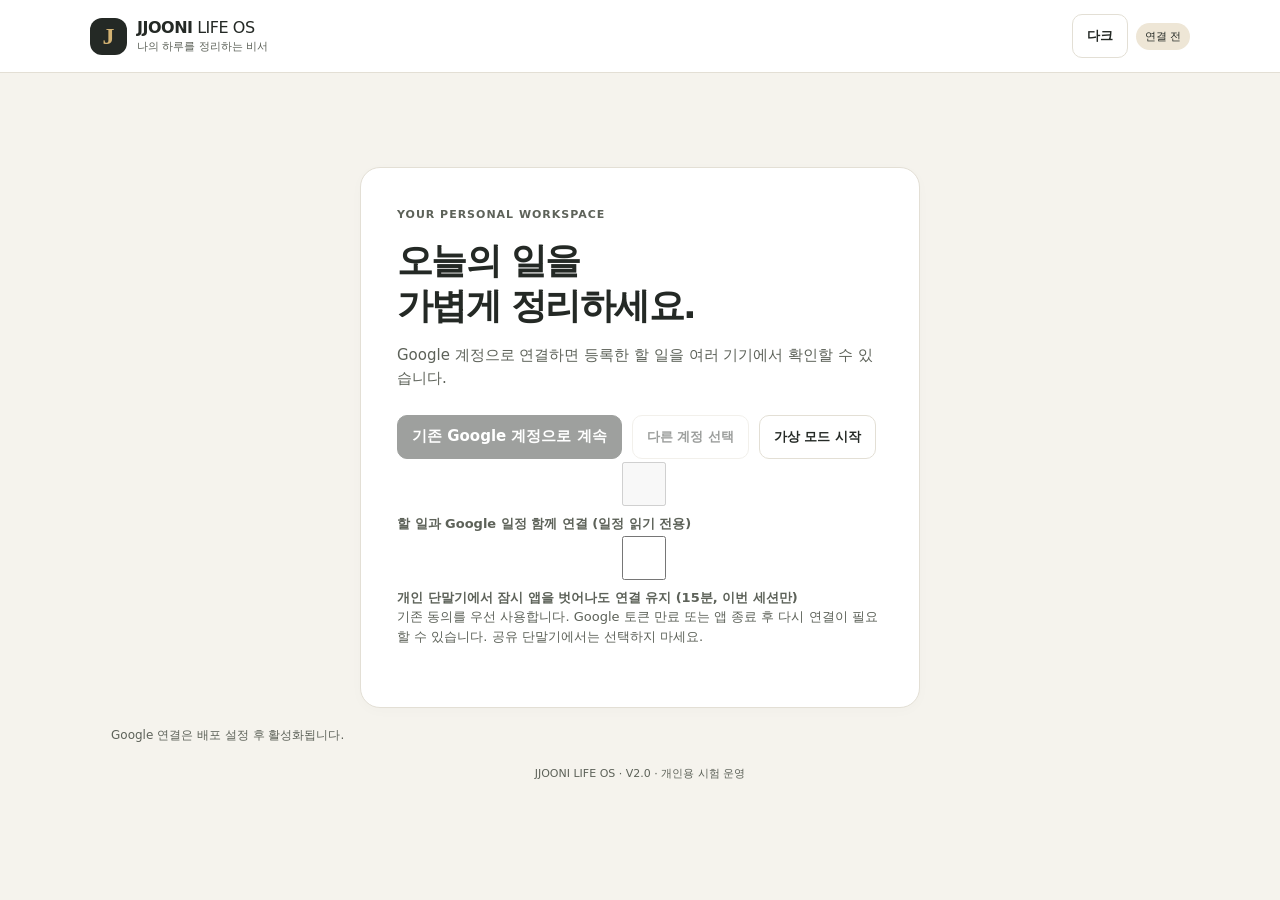
<file: pilot-v2/index.html>
<!doctype html><html lang="ko"><head><meta charset="utf-8"><meta http-equiv="Content-Security-Policy" content="default-src 'none'; script-src 'self' https://accounts.google.com/gsi/client; style-src 'self' https://accounts.google.com/gsi/style; img-src 'self'; manifest-src 'self'; worker-src 'self'; connect-src 'self' https://www.googleapis.com https://sheets.googleapis.com https://openidconnect.googleapis.com https://accounts.google.com/gsi/; frame-src https://accounts.google.com/gsi/; base-uri 'none'; form-action 'none'; object-src 'none'"><meta name="referrer" content="no-referrer"><meta name="viewport" content="width=device-width,initial-scale=1"><meta name="robots" content="noindex,nofollow"><meta name="theme-color" content="#242925"><title>JJOONI LIFE OS</title><link rel="manifest" href="./manifest.webmanifest"><link rel="stylesheet" href="./style.css"></head><body><header class="topbar"><div class="brand"><span class="brand-icon">J</span><div><strong>JJOONI<span class="brand-light"> LIFE OS</span></strong><small>나의 하루를 정리하는 비서</small></div></div><div class="header-actions"><button id="themeToggle" class="quiet" aria-label="색상 모드 전환">테마</button><span id="connectionLabel" class="connection">연결 전</span><button id="lock" class="quiet" hidden>연결 종료</button><button id="revokeGoogle" class="quiet" hidden>Google 권한 철회</button></div></header>
<main><section id="welcome" class="welcome panel"><span class="eyebrow">YOUR PERSONAL WORKSPACE</span><h1>오늘의 일을<br>가볍게 정리하세요.</h1><p>Google 계정으로 연결하면 등록한 할 일을 여러 기기에서 확인할 수 있습니다.</p><div class="welcome-actions"><button id="google" class="primary" disabled>기존 Google 계정으로 계속</button><button id="googleChoose" class="quiet" disabled>다른 계정 선택</button><button id="start" class="quiet">가상 모드 시작</button><button id="enroll" hidden disabled>최초 계정 식별값 확인</button><button id="createCore" class="primary" hidden>내 할 일 저장 시작</button></div><label class="muted"><input id="withCalendar" type="checkbox"> 할 일과 Google 일정 함께 연결 (일정 읽기 전용)</label><label class="muted"><input id="personalDevice" type="checkbox"> 개인 단말기에서 잠시 앱을 벗어나도 연결 유지 (15분, 이번 세션만)</label><p class="muted">기존 동의를 우선 사용합니다. Google 토큰 만료 또는 앱 종료 후 다시 연결이 필요할 수 있습니다. 공유 단말기에서는 선택하지 마세요.</p><div id="pinPanel" hidden><p>설정용 식별값 (비밀번호 또는 토큰 아님)</p><code id="pin"></code></div></section>
<p id="status" class="status" role="status">연결 대기</p>
<div id="dashboard" hidden><nav id="nav" class="nav" aria-label="주 메뉴"><button data-page="home" aria-current="page"><span class="nav-icon">⌂</span>홈</button><button data-page="tasks"><span class="nav-icon">☑</span>할 일</button><button data-page="jobs"><span class="nav-icon">✧</span>AI 업무</button><button data-page="calendar"><span class="nav-icon">▦</span>일정</button><button data-page="growth"><span class="nav-icon">◇</span>성장</button><button data-page="inbox"><span class="nav-icon">▤</span>제안함</button><button data-page="ask"><span class="nav-icon">✦</span>질문</button></nav>
<section id="homePage" class="home-page"><div class="section-heading"><div><span class="eyebrow" id="homeDate"></span><h1>오늘의 비서실</h1><p class="muted">THE PRIVATE OFFICE</p></div><button id="homeAdd" class="primary">＋ 할 일 추가</button></div><section class="panel daily-focus" aria-labelledby="focusTitle"><div class="section-heading"><div><span class="eyebrow">DAILY FOCUS · TOP 3</span><h2 id="focusTitle">오늘 반드시 해야 할 일</h2></div><span id="focusCount" class="muted"></span></div><p id="focusStatus" class="muted"></p><div id="focusRows"></div><div id="focusAdvice"></div></section><section class="panel ask-entry"><div><span class="eyebrow">PRIVATE REQUESTS</span><h2>쭈니에게 물어보기</h2><p id="homeRequestStatus" class="muted">요청함 연결 전</p></div><button id="homeAsk" class="primary">질문하기</button></section><div class="home-grid"><div class="home-col"><section class="morning"><span class="brief-label">✧ MORNING BRIEFING</span><h2>오늘의 실행 전략</h2><p id="briefText"></p><small>할 일 원장 기반 자동 요약 · 생성형 AI 브리핑 아님</small><div id="homeAdvice"></div><small id="homeAdviceStatus">자문함 연결 전</small><button id="homeAdviceLink" class="quiet">AI 전략 조언 보기</button></section><section class="panel home-panel"><div class="section-heading"><h2>지금 할 일</h2><button id="homeTasksLink" class="quiet">전체 보기</button></div><div id="homeTasks"></div></section></div><div class="home-col"><section class="panel home-panel"><div class="section-heading"><h2>오늘 일정</h2><button id="homeCalendar" class="quiet">일정 보기</button></div><p id="homeCalStatus" class="muted">Google Calendar · 연결 전</p><div id="homeCalRows"></div></section><section class="panel home-panel"><div class="section-heading"><h2>전일 PLAUD 업무</h2><button id="homePlaud" class="quiet">제안함</button></div><p>매일 아침 회의 후속조치와 준비할 일을 확인하세요.</p><p class="muted">ChatGPT 브리핑 확인 · 앱 자동 수신 미연결</p></section><section class="panel home-panel"><h2>PROJECT H</h2><p id="hPrompt"></p><small class="muted">오늘의 실천 질문 · 내장 프롬프트</small><button id="homeGrowth" class="quiet">성장 기록 보기</button></section></div><div class="home-col"><section class="panel home-panel"><div class="section-heading"><h2>AI 비서실</h2><button id="homeJobs" class="quiet">업무함</button></div><p id="homeJobSummary" class="muted"></p><p>쭈니 · 로이 · 짱구</p><p class="muted">실제 인수 및 결과가 확인된 경우에만 상태 갱신</p></section><section class="panel home-panel"><h2>TRI-POD 전략실</h2><p id="triAdvice" class="muted">실시간 전략 판정 미연결</p><p class="muted">수신된 전략 조언은 참고용 · 실제 전략 판정은 관제탑 원천 확인 필요</p></section><section class="panel home-panel"><h2>LIFE RPG</h2><div id="homeXp" class="xp-value"></div><progress id="homeProgress" max="100" value="0"></progress><p class="muted">완료 업무 기준 · 중복 보상 방지</p></section></div></div></section><section id="growthPage" class="panel" hidden><span class="eyebrow">LIFE RPG</span><h1>나의 성장 기록</h1><div class="growth-summary"><strong id="growthLevel"></strong><div id="growthXp" class="xp-value"></div><progress id="growthProgress" max="100" value="0"></progress><p id="growthToday"></p></div><h2>PROJECT H · 오늘의 질문</h2><p id="growthPrompt"></p><p class="muted">실제 성찰 내용은 이 시험 앱에 저장하지 않습니다. 질문을 읽고 실천할 행동을 정해 보세요.</p><button id="hMission" class="primary">오늘의 PROJECT H 실천 과제 등록</button><p id="hMissionStatus" role="status" class="muted"></p><h2>최근 7일 활동</h2><div id="growthWeek" class="week-chart"></div><h2>성취 기록</h2><div id="growthHistory"></div><p class="muted">일반 10 XP · 중요 30 XP · 긴급 30 XP. 업무별 최초 완료 1회만 인정하며 충돌·미완료 업무는 제외합니다. 건강 데이터는 연동 전입니다.</p></section><section id="tasksPage" class="panel" hidden><div class="section-heading"><div><span class="eyebrow" id="todayLabel"></span><h1>내가 해야 할 일</h1><p class="muted">오늘의 우선순위를 확인하세요.</p></div><button class="primary" id="newTask">＋ 할 일 추가</button></div><div id="summary" aria-live="polite" class="metrics"></div>
<div id="editor" class="editor" hidden><div class="editor-heading"><h3 id="editorTitle">새 할 일</h3><span class="muted">제목 · 우선순위 · 마감일</span></div><form id="form"><label>할 일<select id="title"><option>가상 일정 확인</option><option>가상 준비물 점검</option><option>가상 할 일 검토</option><option>가상 AI 제안 확인</option></select><input id="liveTitle" hidden maxlength="140" autocomplete="off" placeholder="무엇을 해야 하나요?"></label><label>우선순위<select id="priority"><option value="P1">중요</option><option value="P0">긴급</option><option value="P2">일반</option></select></label><label>기한<input type="date" id="due"></label><div class="form-actions"><button type="button" id="cancelEdit">취소</button><button type="submit" id="saveTask">등록하기</button></div></form><div class="date-quick"><span>빠른 마감일</span><button type="button" data-due="0">오늘</button><button type="button" data-due="1">내일</button><button type="button" data-due="7">일주일 뒤</button><button type="button" data-due="none">없음</button></div><p id="formFeedback" role="status" class="muted"></p></div>
<div class="list-toolbar"><div id="filters" class="filters" role="group" aria-label="할 일 필터"><button data-filter="OPEN">진행할 일</button><button data-filter="TODAY">오늘</button><button data-filter="OVERDUE">연체</button><button data-filter="WEEK">7일 내</button><button data-filter="DONE">완료</button><button data-filter="ALL">전체 이력</button></div><button id="refreshCore" class="quiet" hidden>↻ 갱신</button><button id="retryCore" hidden>저장 재확인</button></div>
<div id="tasks" class="task-list"></div></section><section id="jobsPage" class="panel" hidden><div class="section-heading"><div><span class="eyebrow">AI WORKSPACE</span><h2>AI 업무</h2></div></div><p>업무를 배정하고 전달한 결과를 확인하세요. 현재는 수동 전달 방식입니다.</p><button id="jobsConnect" hidden>AI 업무함 연결</button><button id="jobsCreate" hidden>AI 업무함 생성</button><p id="jobsStatus" role="status"></p><div id="jobsArea" hidden><form id="jobsForm"><label>담당 AI<select id="jobAgent"><option>JJOONI</option><option>ROY</option><option>JJANGGU</option></select></label><label>기한<input id="jobDue" type="date"></label><label>업무 제목<select id="demoJob"><option>가상 일정 누락 점검</option><option>가상 정보 교차검증</option></select><input id="jobTitle" maxlength="140" autocomplete="off" hidden placeholder="비민감 업무 제목"></label><button type="submit">AI 업무 등록</button></form><div id="jobsList"></div><label id="dispatchPanel" hidden>AI에게 전달할 요청<textarea id="dispatchText" readonly rows="7"></textarea></label><div class="actions"><a href="https://chatgpt.com/" target="_blank" rel="noopener noreferrer">쭈니</a><a href="https://claude.ai/" target="_blank" rel="noopener noreferrer">로이</a><a href="https://gemini.google.com/" target="_blank" rel="noopener noreferrer">짱구</a></div></div></section><section id="calendarPage" class="panel" hidden><span class="eyebrow">CALENDAR</span><h2>일정</h2><p id="calendarNote" class="muted">Google 일정은 읽기 전용으로 연결합니다. 원본 일정은 수정하지 않습니다.</p><button id="calConnect" class="primary" hidden>Google 캘린더 연결</button><button id="calDisconnect" class="quiet" hidden>일정 연결 종료</button><p id="calConnection" role="status" class="muted"></p><div id="calSources" hidden></div><div id="calendarDemo" hidden><label id="demoSourceLabel">캘린더<select id="calSource"><option value="primary" selected>기본 캘린더 (가상)</option><option value="family">가족 일정 (가상)</option><option value="all">모든 가상 캘린더</option></select></label><label>조회 기간<select id="calDays"><option value="7">7일</option><option value="14">14일</option><option value="21">21일</option></select></label><div class="actions"><button id="calLoad">일정 불러오기</button><button id="calAll">전체 선택</button><button id="calNone">선택 해제</button><button id="calImport">선택 일정 등록</button></div><p id="calStatus" role="status"></p><p class="muted">원본 제목·날짜 변경 및 확인 가능한 취소는 참고용입니다. 동일 날짜 내 시간 변경과 식별정보가 없는 취소는 감지되지 않을 수 있습니다. 시험 운영 중에는 민감한 일정은 등록하지 마세요.</p><div id="calRows"></div></div></section><section id="inboxPage" class="panel" hidden><span class="eyebrow">INBOX</span><h2>AI 제안함</h2><section class="proposal-info"><h3>AI 전략 자문 · PROJECT H · TRI-POD</h3><p class="muted">비공개 자문함에 도착한 조언만 표시합니다. 기록된 발행자와 실제 인증·검증은 구분합니다. 조언은 자동으로 할 일이 되지 않습니다.</p><div class="actions"><button id="adviceConnect" class="primary">자문함 연결 / 갱신</button><button id="adviceCreate" hidden>비공개 자문함 만들기</button></div><p id="adviceStatus" role="status" class="muted">아직 연결되지 않음</p><div id="adviceList"></div></section><section class="proposal-info"><h3>전일 PLAUD 업무 브리핑</h3><p>회의 후속조치 · 내가 할 일 · AI 지원 후보 · 회신 대기 · 의사결정</p><p class="muted">현재 실제 업무 브리핑은 ChatGPT에서 확인합니다. 이 앱에는 자동 수신되지 않습니다.</p><a href="https://chatgpt.com/" target="_blank" rel="noopener noreferrer">ChatGPT에서 브리핑 확인</a></section><p>자동 전달 검증 중입니다. 아직 실제 제안은 수신하지 않습니다.</p><button id="proposal">가상 제안 → 할 일 등록</button></section><section id="askPage" class="panel" hidden><span class="eyebrow">PRIVATE AI SECRETARY</span><h2>쭈니에게 물어보기</h2><p>부탁받은 일이나 질문을 비민감 요약으로 적어 주세요. AI 답변과 실행 후보는 검토한 뒤 등록합니다.</p><p class="muted">시험 운영: 실명, 연락처, 회사·금융·건강 정보 및 카톡 원문은 입력하지 마세요. 같은 Google 계정 사용자는 저장된 기록을 볼 수 있습니다. 취소는 처리 중단 요청이며 원문 삭제가 아닙니다. 외부 메시지나 카카오톡을 발송하지 않습니다. 공유 ChatGPT 계정의 실행 기록·알림은 완전히 숨길 수 없습니다.</p><div class="actions"><button id="requestConnect" class="primary">요청함 연결 / 갱신</button><button id="requestCreate" hidden>비공개 요청함 만들기</button></div><p id="requestStatus" role="status" class="muted">요청함 연결 전</p><div id="requestArea" hidden><form id="requestForm"><label>질문 또는 부탁<textarea id="requestText" maxlength="600" rows="4" autocomplete="off" placeholder="개인을 식별할 수 없는 내용으로 정리해 입력"></textarea><select id="requestSample" hidden><option>가상 부탁 정리: 주말 준비물과 예약 확인</option></select></label><button type="submit" class="primary">분석 요청 등록</button></form><div id="requestList"></div></div><section class="proposal-info"><h3>자동화 실행 관리</h3><p class="muted">정기 실행을 변경하지 않고 ChatGPT에서 즉시 실행할 수 있습니다. 이 웹앱에서 직접 실행을 시작하는 연결은 아직 없습니다. 공유 계정에서는 실행 알림이 표시될 수 있습니다.</p><div class="actions"><a href="https://chatgpt.com/schedules" target="_blank" rel="noopener noreferrer">ChatGPT 예약 작업 열기</a><button id="manualRunCopy" class="quiet">즉시 실행 요청문 복사</button></div><p id="manualRunStatus" role="status" class="muted"></p></section><button id="requestRetry" hidden>동일 기록 저장 재확인</button></section></div><footer>JJOONI LIFE OS · V2.0 · 개인용 시험 운영</footer></main><script type="module" src="./app.mjs"></script></body></html>
</file>
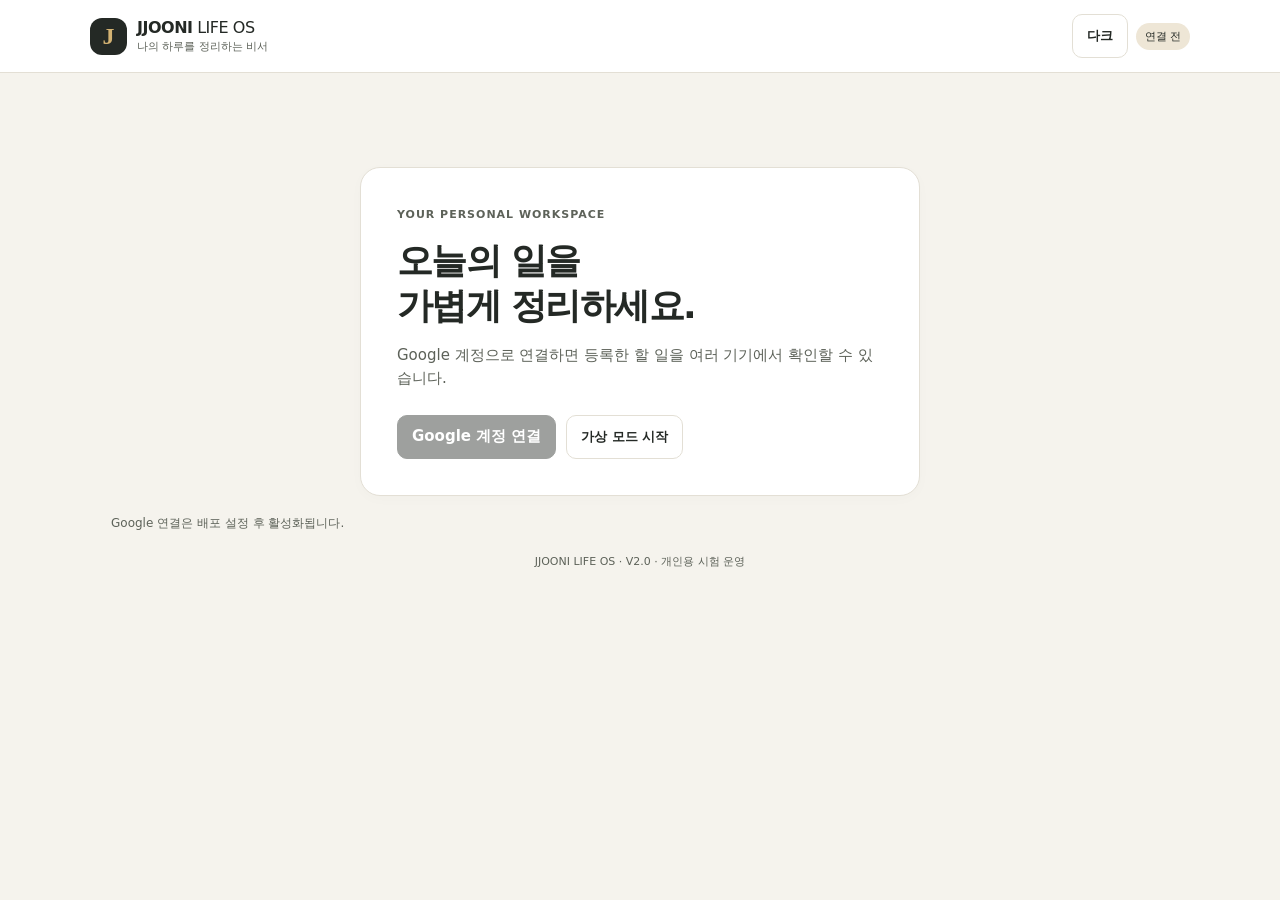
<file: preview-v2/index.html>
<!doctype html><html lang="ko"><head><meta charset="utf-8"><meta http-equiv="Content-Security-Policy" content="default-src 'none'; script-src 'self' https://accounts.google.com/gsi/client; style-src 'self' https://accounts.google.com/gsi/style; img-src 'self'; manifest-src 'self'; worker-src 'self'; connect-src 'self' https://www.googleapis.com https://sheets.googleapis.com https://openidconnect.googleapis.com https://accounts.google.com/gsi/; frame-src https://accounts.google.com/gsi/; base-uri 'none'; form-action 'none'; object-src 'none'"><meta name="referrer" content="no-referrer"><meta name="viewport" content="width=device-width,initial-scale=1"><meta name="robots" content="noindex,nofollow"><meta name="theme-color" content="#242925"><title>JJOONI LIFE OS</title><link rel="manifest" href="./manifest.webmanifest"><link rel="stylesheet" href="./style.css"></head><body><header class="topbar"><div class="brand"><span class="brand-icon">J</span><div><strong>JJOONI<span class="brand-light"> LIFE OS</span></strong><small>나의 하루를 정리하는 비서</small></div></div><div class="header-actions"><button id="themeToggle" class="quiet" aria-label="색상 모드 전환">테마</button><span id="connectionLabel" class="connection">연결 전</span><button id="lock" class="quiet" hidden>연결 종료</button><button id="revokeGoogle" class="quiet" hidden>Google 권한 철회</button></div></header>
<main><section id="welcome" class="welcome panel"><span class="eyebrow">YOUR PERSONAL WORKSPACE</span><h1>오늘의 일을<br>가볍게 정리하세요.</h1><p>Google 계정으로 연결하면 등록한 할 일을 여러 기기에서 확인할 수 있습니다.</p><div class="welcome-actions"><button id="google" class="primary" disabled>Google 계정 연결</button><button id="start" class="quiet">가상 모드 시작</button><button id="enroll" hidden disabled>최초 계정 식별값 확인</button><button id="createCore" class="primary" hidden>내 할 일 저장 시작</button></div><div id="pinPanel" hidden><p>설정용 식별값 (비밀번호 또는 토큰 아님)</p><code id="pin"></code></div></section>
<p id="status" class="status" role="status">연결 대기</p>
<div id="dashboard" hidden><nav id="nav" class="nav" aria-label="주 메뉴"><button data-page="home" aria-current="page"><span class="nav-icon">⌂</span>홈</button><button data-page="tasks"><span class="nav-icon">☑</span>할 일</button><button data-page="jobs"><span class="nav-icon">✧</span>AI 업무</button><button data-page="calendar"><span class="nav-icon">▦</span>일정</button><button data-page="growth"><span class="nav-icon">◇</span>성장</button><button data-page="inbox"><span class="nav-icon">▤</span>제안함</button><button data-page="ask"><span class="nav-icon">✦</span>질문</button></nav>
<section id="homePage" class="home-page"><div class="section-heading"><div><span class="eyebrow" id="homeDate"></span><h1>오늘의 비서실</h1><p class="muted">THE PRIVATE OFFICE</p></div><button id="homeAdd" class="primary">＋ 할 일 추가</button></div><section class="panel daily-focus" aria-labelledby="focusTitle"><div class="section-heading"><div><span class="eyebrow">DAILY FOCUS · TOP 3</span><h2 id="focusTitle">오늘 반드시 해야 할 일</h2></div><span id="focusCount" class="muted"></span></div><p id="focusStatus" class="muted"></p><div id="focusRows"></div><div id="focusAdvice"></div></section><section class="panel ask-entry"><div><span class="eyebrow">PRIVATE REQUESTS</span><h2>쭈니에게 물어보기</h2><p id="homeRequestStatus" class="muted">요청함 연결 전</p></div><button id="homeAsk" class="primary">질문하기</button></section><div class="home-grid"><div class="home-col"><section class="morning"><span class="brief-label">✧ MORNING BRIEFING</span><h2>오늘의 실행 전략</h2><p id="briefText"></p><small>할 일 원장 기반 자동 요약 · 생성형 AI 브리핑 아님</small><div id="homeAdvice"></div><small id="homeAdviceStatus">자문함 연결 전</small><button id="homeAdviceLink" class="quiet">AI 전략 조언 보기</button></section><section class="panel home-panel"><div class="section-heading"><h2>지금 할 일</h2><button id="homeTasksLink" class="quiet">전체 보기</button></div><div id="homeTasks"></div></section></div><div class="home-col"><section class="panel home-panel"><div class="section-heading"><h2>오늘 일정</h2><button id="homeCalendar" class="quiet">일정 보기</button></div><p id="homeCalStatus" class="muted">Google Calendar · 연결 전</p><div id="homeCalRows"></div></section><section class="panel home-panel"><div class="section-heading"><h2>전일 PLAUD 업무</h2><button id="homePlaud" class="quiet">제안함</button></div><p>매일 아침 회의 후속조치와 준비할 일을 확인하세요.</p><p class="muted">ChatGPT 브리핑 확인 · 앱 자동 수신 미연결</p></section><section class="panel home-panel"><h2>PROJECT H</h2><p id="hPrompt"></p><small class="muted">오늘의 실천 질문 · 내장 프롬프트</small><button id="homeGrowth" class="quiet">성장 기록 보기</button></section></div><div class="home-col"><section class="panel home-panel"><div class="section-heading"><h2>AI 비서실</h2><button id="homeJobs" class="quiet">업무함</button></div><p id="homeJobSummary" class="muted"></p><p>쭈니 · 로이 · 짱구</p><p class="muted">실제 인수 및 결과가 확인된 경우에만 상태 갱신</p></section><section class="panel home-panel"><h2>TRI-POD 전략실</h2><p id="triAdvice" class="muted">실시간 전략 판정 미연결</p><p class="muted">수신된 전략 조언은 참고용 · 실제 전략 판정은 관제탑 원천 확인 필요</p></section><section class="panel home-panel"><h2>LIFE RPG</h2><div id="homeXp" class="xp-value"></div><progress id="homeProgress" max="100" value="0"></progress><p class="muted">완료 업무 기준 · 중복 보상 방지</p></section></div></div></section><section id="growthPage" class="panel" hidden><span class="eyebrow">LIFE RPG</span><h1>나의 성장 기록</h1><div class="growth-summary"><strong id="growthLevel"></strong><div id="growthXp" class="xp-value"></div><progress id="growthProgress" max="100" value="0"></progress><p id="growthToday"></p></div><h2>PROJECT H · 오늘의 질문</h2><p id="growthPrompt"></p><p class="muted">실제 성찰 내용은 이 시험 앱에 저장하지 않습니다. 질문을 읽고 실천할 행동을 정해 보세요.</p><button id="hMission" class="primary">오늘의 PROJECT H 실천 과제 등록</button><p id="hMissionStatus" role="status" class="muted"></p><h2>최근 7일 활동</h2><div id="growthWeek" class="week-chart"></div><h2>성취 기록</h2><div id="growthHistory"></div><p class="muted">일반 10 XP · 중요 30 XP · 긴급 30 XP. 업무별 최초 완료 1회만 인정하며 충돌·미완료 업무는 제외합니다. 건강 데이터는 연동 전입니다.</p></section><section id="tasksPage" class="panel" hidden><div class="section-heading"><div><span class="eyebrow" id="todayLabel"></span><h1>내가 해야 할 일</h1><p class="muted">오늘의 우선순위를 확인하세요.</p></div><button class="primary" id="newTask">＋ 할 일 추가</button></div><div id="summary" aria-live="polite" class="metrics"></div>
<div id="editor" class="editor" hidden><div class="editor-heading"><h3 id="editorTitle">새 할 일</h3><span class="muted">제목 · 우선순위 · 마감일</span></div><form id="form"><label>할 일<select id="title"><option>가상 일정 확인</option><option>가상 준비물 점검</option><option>가상 할 일 검토</option><option>가상 AI 제안 확인</option></select><input id="liveTitle" hidden maxlength="140" autocomplete="off" placeholder="무엇을 해야 하나요?"></label><label>우선순위<select id="priority"><option value="P1">중요</option><option value="P0">긴급</option><option value="P2">일반</option></select></label><label>기한<input type="date" id="due"></label><div class="form-actions"><button type="button" id="cancelEdit">취소</button><button type="submit" id="saveTask">등록하기</button></div></form><div class="date-quick"><span>빠른 마감일</span><button type="button" data-due="0">오늘</button><button type="button" data-due="1">내일</button><button type="button" data-due="7">일주일 뒤</button><button type="button" data-due="none">없음</button></div><p id="formFeedback" role="status" class="muted"></p></div>
<div class="list-toolbar"><div id="filters" class="filters" role="group" aria-label="할 일 필터"><button data-filter="OPEN">진행할 일</button><button data-filter="TODAY">오늘</button><button data-filter="OVERDUE">연체</button><button data-filter="WEEK">7일 내</button><button data-filter="DONE">완료</button><button data-filter="ALL">전체 이력</button></div><button id="refreshCore" class="quiet" hidden>↻ 갱신</button><button id="retryCore" hidden>저장 재확인</button></div>
<div id="tasks" class="task-list"></div></section><section id="jobsPage" class="panel" hidden><div class="section-heading"><div><span class="eyebrow">AI WORKSPACE</span><h2>AI 업무</h2></div></div><p>업무를 배정하고 전달한 결과를 확인하세요. 현재는 수동 전달 방식입니다.</p><button id="jobsConnect" hidden>AI 업무함 연결</button><button id="jobsCreate" hidden>AI 업무함 생성</button><p id="jobsStatus" role="status"></p><div id="jobsArea" hidden><form id="jobsForm"><label>담당 AI<select id="jobAgent"><option>JJOONI</option><option>ROY</option><option>JJANGGU</option></select></label><label>기한<input id="jobDue" type="date"></label><label>업무 제목<select id="demoJob"><option>가상 일정 누락 점검</option><option>가상 정보 교차검증</option></select><input id="jobTitle" maxlength="140" autocomplete="off" hidden placeholder="비민감 업무 제목"></label><button type="submit">AI 업무 등록</button></form><div id="jobsList"></div><label id="dispatchPanel" hidden>AI에게 전달할 요청<textarea id="dispatchText" readonly rows="7"></textarea></label><div class="actions"><a href="https://chatgpt.com/" target="_blank" rel="noopener noreferrer">쭈니</a><a href="https://claude.ai/" target="_blank" rel="noopener noreferrer">로이</a><a href="https://gemini.google.com/" target="_blank" rel="noopener noreferrer">짱구</a></div></div></section><section id="calendarPage" class="panel" hidden><span class="eyebrow">CALENDAR</span><h2>일정</h2><p id="calendarNote" class="muted">Google 일정은 읽기 전용으로 연결합니다. 원본 일정은 수정하지 않습니다.</p><button id="calConnect" class="primary" hidden>Google 캘린더 연결</button><button id="calDisconnect" class="quiet" hidden>일정 연결 종료</button><p id="calConnection" role="status" class="muted"></p><div id="calSources" hidden></div><div id="calendarDemo" hidden><label id="demoSourceLabel">캘린더<select id="calSource"><option value="primary" selected>기본 캘린더 (가상)</option><option value="family">가족 일정 (가상)</option><option value="all">모든 가상 캘린더</option></select></label><label>조회 기간<select id="calDays"><option value="7">7일</option><option value="14">14일</option><option value="21">21일</option></select></label><div class="actions"><button id="calLoad">일정 불러오기</button><button id="calAll">전체 선택</button><button id="calNone">선택 해제</button><button id="calImport">선택 일정 등록</button></div><p id="calStatus" role="status"></p><p class="muted">원본 제목·날짜 변경 및 확인 가능한 취소는 참고용입니다. 동일 날짜 내 시간 변경과 식별정보가 없는 취소는 감지되지 않을 수 있습니다. 시험 운영 중에는 민감한 일정은 등록하지 마세요.</p><div id="calRows"></div></div></section><section id="inboxPage" class="panel" hidden><span class="eyebrow">INBOX</span><h2>AI 제안함</h2><section class="proposal-info"><h3>AI 전략 자문 · PROJECT H · TRI-POD</h3><p class="muted">비공개 자문함에 도착한 조언만 표시합니다. 기록된 발행자와 실제 인증·검증은 구분합니다. 조언은 자동으로 할 일이 되지 않습니다.</p><div class="actions"><button id="adviceConnect" class="primary">자문함 연결 / 갱신</button><button id="adviceCreate" hidden>비공개 자문함 만들기</button></div><p id="adviceStatus" role="status" class="muted">아직 연결되지 않음</p><div id="adviceList"></div></section><section class="proposal-info"><h3>전일 PLAUD 업무 브리핑</h3><p>회의 후속조치 · 내가 할 일 · AI 지원 후보 · 회신 대기 · 의사결정</p><p class="muted">현재 실제 업무 브리핑은 ChatGPT에서 확인합니다. 이 앱에는 자동 수신되지 않습니다.</p><a href="https://chatgpt.com/" target="_blank" rel="noopener noreferrer">ChatGPT에서 브리핑 확인</a></section><p>자동 전달 검증 중입니다. 아직 실제 제안은 수신하지 않습니다.</p><button id="proposal">가상 제안 → 할 일 등록</button></section><section id="askPage" class="panel" hidden><span class="eyebrow">PRIVATE AI SECRETARY</span><h2>쭈니에게 물어보기</h2><p>부탁받은 일이나 질문을 비민감 요약으로 적어 주세요. AI 답변과 실행 후보는 검토한 뒤 등록합니다.</p><p class="muted">시험 운영: 실명, 연락처, 회사·금융·건강 정보 및 카톡 원문은 입력하지 마세요. 같은 Google 계정 사용자는 저장된 기록을 볼 수 있습니다. 취소는 처리 중단 요청이며 원문 삭제가 아닙니다. 외부 메시지나 카카오톡을 발송하지 않습니다. 공유 ChatGPT 계정의 실행 기록·알림은 완전히 숨길 수 없습니다.</p><div class="actions"><button id="requestConnect" class="primary">요청함 연결 / 갱신</button><button id="requestCreate" hidden>비공개 요청함 만들기</button></div><p id="requestStatus" role="status" class="muted">요청함 연결 전</p><div id="requestArea" hidden><form id="requestForm"><label>질문 또는 부탁<textarea id="requestText" maxlength="600" rows="4" autocomplete="off" placeholder="개인을 식별할 수 없는 내용으로 정리해 입력"></textarea><select id="requestSample" hidden><option>가상 부탁 정리: 주말 준비물과 예약 확인</option></select></label><button type="submit" class="primary">분석 요청 등록</button></form><div id="requestList"></div></div><section class="proposal-info"><h3>자동화 실행 관리</h3><p class="muted">정기 실행을 변경하지 않고 ChatGPT에서 즉시 실행할 수 있습니다. 이 웹앱에서 직접 실행을 시작하는 연결은 아직 없습니다. 공유 계정에서는 실행 알림이 표시될 수 있습니다.</p><div class="actions"><a href="https://chatgpt.com/schedules" target="_blank" rel="noopener noreferrer">ChatGPT 예약 작업 열기</a><button id="manualRunCopy" class="quiet">즉시 실행 요청문 복사</button></div><p id="manualRunStatus" role="status" class="muted"></p></section><button id="requestRetry" hidden>동일 기록 저장 재확인</button></section></div><footer>JJOONI LIFE OS · V2.0 · 개인용 시험 운영</footer></main><script type="module" src="./app.mjs"></script></body></html>
</file>
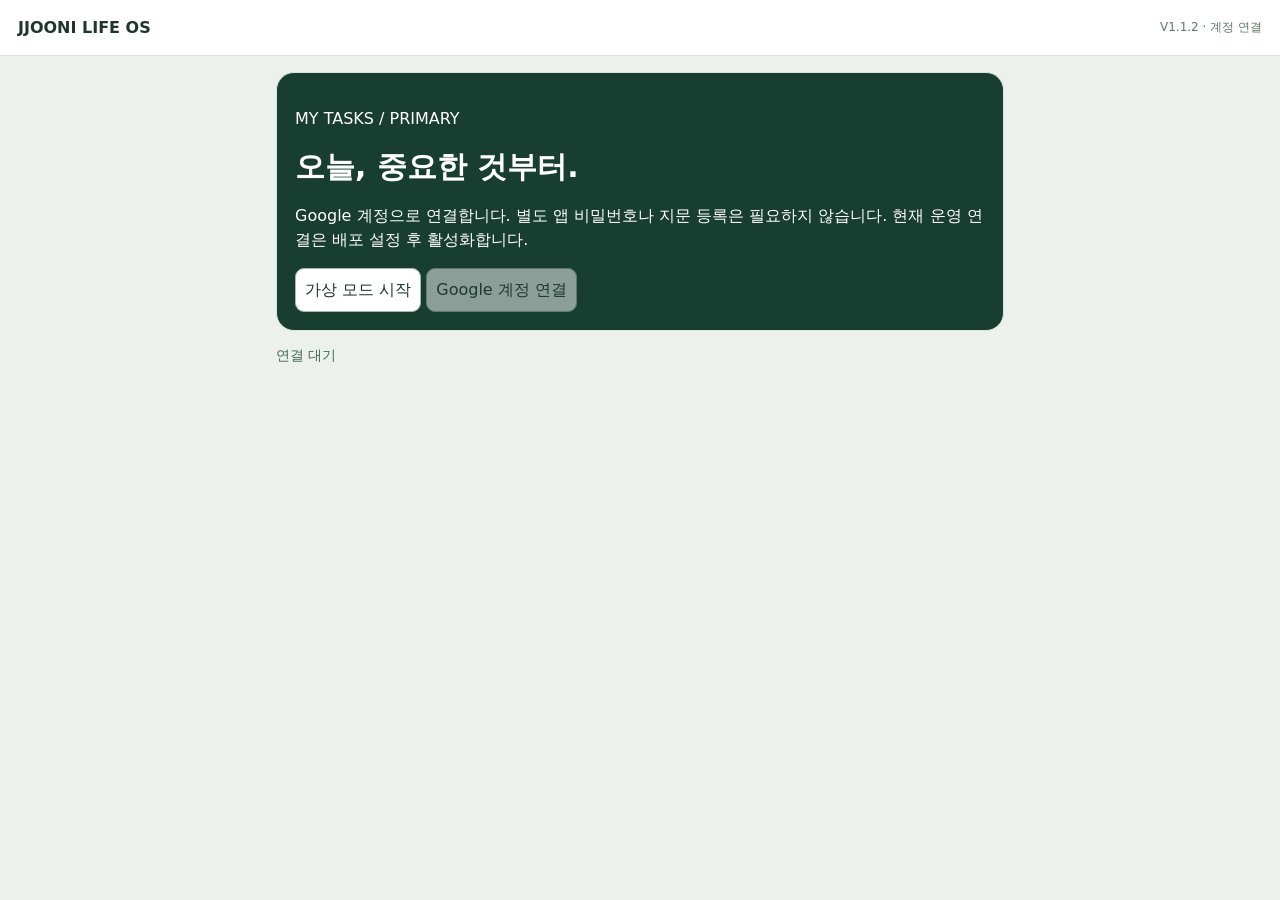
<file: web/index.html>
<!doctype html><html lang="ko"><head><meta charset="utf-8"><meta http-equiv="Content-Security-Policy" content="default-src 'none'; script-src 'self' https://accounts.google.com/gsi/client; style-src 'self' https://accounts.google.com/gsi/style; img-src 'self'; manifest-src 'self'; worker-src 'self'; connect-src 'self' https://www.googleapis.com https://sheets.googleapis.com https://openidconnect.googleapis.com https://accounts.google.com/gsi/; frame-src https://accounts.google.com/gsi/; base-uri 'none'; form-action 'none'; object-src 'none'"><meta name="referrer" content="no-referrer"><meta name="viewport" content="width=device-width,initial-scale=1"><meta name="robots" content="noindex,nofollow"><meta name="theme-color" content="#173c31"><title>JJOONI LIFE OS</title><link rel="manifest" href="./manifest.webmanifest"><link rel="stylesheet" href="./style.css"></head><body><header><strong>JJOONI LIFE OS</strong><span>V1.1.2 · 계정 연결</span></header><main><section class="hero"><p>MY TASKS / PRIMARY</p><h1>오늘, 중요한 것부터.</h1><p>Google 계정으로 연결합니다. 별도 앱 비밀번호나 지문 등록은 필요하지 않습니다. 현재 운영 연결은 배포 설정 후 활성화합니다.</p><button id="start">가상 모드 시작</button> <button id="google" disabled>Google 계정 연결</button> <button id="enroll" hidden disabled>최초 계정 식별값 확인</button> <div id="pinPanel" hidden><p>설정용 식별값 (비밀번호 또는 토큰 아님)</p><code id="pin"></code></div> <button id="createCore" hidden>새 CORE 파일 생성</button><button id="lock" hidden>연결 종료</button></section><p id="status" role="status">연결 대기</p><div id="dashboard" hidden><section><h2>내가 해야 할 일</h2><div id="summary" aria-live="polite"></div><form id="form"><label>할 일<select id="title"><option>가상 일정 확인</option><option>가상 준비물 점검</option><option>가상 할 일 검토</option><option>가상 AI 제안 확인</option></select><input id="liveTitle" hidden maxlength="140" autocomplete="off" placeholder="비민감 생활 할 일만 입력"></label><label>우선순위<select id="priority"><option value="P1">중요</option><option value="P0">긴급</option><option value="P2">일반</option></select></label><label>기한<input type="date" id="due"></label><button type="submit">저장</button><button type="button" id="cancelEdit" hidden>수정 취소</button></form><div class="actions" id="filters"><button data-filter="OPEN">할 일</button><button data-filter="TODAY">오늘</button><button data-filter="OVERDUE">연체</button><button data-filter="WEEK">7일 내</button><button data-filter="DONE">완료</button><button data-filter="ALL">전체</button><button id="refreshCore" hidden>새로고침</button><button id="retryCore" hidden>동일 변경 재확인</button></div><div id="tasks"></div></section><section><h2>AI가 해야 할 일</h2><p>실제 실행·결과 수신 증거가 있을 때만 상태를 표시합니다. 현재 실제 연동 전.</p><a href="https://chatgpt.com/" target="_blank" rel="noopener noreferrer">쭈니에게 요청하기</a></section><section><h2>AI 제안함</h2><p>자동 전달 검증 진행 중 · 실제 제안 미연동</p><button id="proposal">가상 제안 → 할 일 등록</button></section><section><h2>Google Calendar</h2><p>사용자 기본 캘린더 · 권한 승인 및 양방향 연동은 이후 단계</p></section></div></main><script type="module" src="./app.mjs"></script></body></html>
</file>
<file: pilot-v2/style.css>
:root{font-family:system-ui,-apple-system,BlinkMacSystemFont,"Noto Sans KR",sans-serif;color:#172b26;background:#f4f6f4;--brand:#173e33;--line:#e4e9e5;--muted:#65776f;--surface:#fff;font-size:15px}*{box-sizing:border-box}body{margin:0;min-width:280px}button,input,select,textarea{font:inherit}button{cursor:pointer;min-height:44px;border:1px solid var(--line);border-radius:10px;background:white;color:#29443a;padding:10px 14px;font-weight:600}button:disabled{opacity:.45;cursor:default}button:focus-visible,a:focus-visible,input:focus-visible,select:focus-visible{outline:3px solid #92b8a0;outline-offset:2px}[hidden]{display:none!important}h1,h2,h3,p{margin:0}p{line-height:1.55;overflow-wrap:anywhere}h1{font-size:clamp(22px,3vw,30px);letter-spacing:-.045em}h2{font-size:24px;letter-spacing:-.04em;margin:6px 0 14px}h3{font-size:18px;letter-spacing:-.035em}.topbar{position:sticky;top:0;z-index:4;display:flex;align-items:center;justify-content:space-between;gap:12px;padding:14px max(16px,calc((100vw - 1100px)/2));background:#fff;border-bottom:1px solid var(--line)}.brand{display:flex;align-items:center;gap:10px;min-width:0}.brand-icon{display:grid;place-items:center;width:37px;height:37px;border-radius:12px;background:var(--brand);color:white;font-size:24px;font-weight:800}.brand strong{font-size:16px;letter-spacing:-.03em}.brand-light{font-weight:500}.brand small{display:block;font-size:11px;color:var(--muted);margin-top:2px}.header-actions{display:flex;align-items:center;gap:8px}.connection{font-size:11px;white-space:nowrap;background:#edf4ee;padding:6px 9px;border-radius:20px;color:#355d47}.quiet{background:#fff;border:1px solid var(--line);font-size:13px}.primary{background:var(--brand);border-color:var(--brand);color:#fff;white-space:nowrap}main{max-width:1100px;margin:auto;padding:22px 18px 36px}.panel{background:white;border:1px solid var(--line);border-radius:20px;padding:24px;box-shadow:0 3px 14px #1c3b2b05}.welcome{max-width:560px;margin:clamp(20px,8vh,90px) auto 18px;padding:36px}.welcome h1{font-size:36px;line-height:1.25;margin:16px 0}.welcome p{color:var(--muted);margin:0 0 24px}.welcome-actions{display:flex;gap:10px;flex-wrap:wrap}.eyebrow{font-size:11px;font-weight:750;letter-spacing:.09em;color:#64806f}.status{font-size:12px;color:var(--muted);min-height:20px;margin:0 3px 12px}.nav{display:flex;gap:5px;background:#e9eeea;border-radius:14px;padding:5px;margin:0 0 16px}.nav button{flex:1;min-width:0;border:0;background:transparent;color:#52665a;white-space:nowrap;padding:8px 5px}.nav button[aria-current=page]{background:white;color:#163e30;box-shadow:0 1px 6px #132b2610}.section-heading{display:flex;align-items:center;justify-content:space-between;gap:12px;margin-bottom:20px}.section-heading h1{margin:5px 0}.muted{color:var(--muted);font-size:13px}.metrics{display:grid;grid-template-columns:repeat(4,minmax(0,1fr));gap:10px;margin-bottom:22px}.metric{display:flex;flex-direction:column;align-items:flex-start;gap:6px;background:#f6f8f6;border:1px solid #e8ede8;min-height:88px;padding:13px 15px;text-align:left}.metric span{font-size:12px;color:#65776f}.metric strong{font-size:28px;font-variant-numeric:tabular-nums;line-height:1.1;letter-spacing:-.04em}.metric.overdue{background:#fff4f1;border-color:#f6ded7;color:#a54234}.metric.overdue span{color:#a54234}.warning{grid-column:1/-1;color:#875710;font-size:13px}.editor{padding:20px;background:#f4f8f5;border:1px solid #d7e5da;border-radius:16px;margin-bottom:22px}.editor-heading{display:flex;align-items:baseline;justify-content:space-between;gap:6px;margin-bottom:15px}.editor form,form{display:grid;grid-template-columns:1fr 1fr;gap:12px}form label:first-child{grid-column:1/-1}label{font-size:12px;font-weight:650;display:grid;gap:6px;min-width:0}input,select,textarea{width:100%;min-width:0;min-height:44px;padding:10px 12px;border:1px solid #d6e0d8;border-radius:9px;background:white;color:#1e352b}input:focus,textarea:focus{border-color:#58876c}form>button{grid-column:1/-1;background:var(--brand);color:#fff}.form-actions{grid-column:1/-1;display:flex;justify-content:flex-end;gap:8px}.form-actions button:last-child{background:var(--brand);color:white;min-width:110px}.date-quick{display:flex;align-items:center;flex-wrap:wrap;gap:6px;margin-top:12px}.date-quick span{font-size:12px;color:var(--muted);margin-right:3px}.date-quick button{font-size:12px;min-height:36px;padding:6px 10px}.list-toolbar{display:flex;align-items:center;justify-content:space-between;flex-wrap:wrap;gap:8px;margin:0 0 10px}.filters{display:flex;flex-wrap:wrap;gap:5px}.filters button{border:0;font-size:13px;padding:9px 11px;min-height:40px;color:#52675a;font-weight:550}.filters button[aria-pressed=true]{background:var(--brand);color:#fff}.list-heading{font-size:12px;font-weight:700;color:#687a70;padding:10px 0;border-bottom:1px solid var(--line)}.task{display:flex;align-items:center;justify-content:space-between;gap:14px;padding:17px 0;border-bottom:1px solid var(--line);overflow-wrap:anywhere}.task:last-child{border-bottom:0}.task-body{flex:1;min-width:0}.task-title{display:block;font-size:16px;font-weight:700;line-height:1.45;margin:0 0 7px;overflow-wrap:anywhere}.task-meta{display:flex;align-items:center;gap:8px;flex-wrap:wrap}.pill{font-size:11px;font-weight:700;padding:4px 7px;border-radius:6px;background:#eef2ef;color:#54685b}.pill.urgent{background:#fff0ed;color:#b14635}.pill.important{background:#fff5dd;color:#906318}.pill.done{background:#e8f4eb;color:#34764e}.pill.archived{background:#ecefee;color:#67756d}.late{font-size:12px;color:#a54234}.task-history{font-size:11px;color:#76867e;margin-top:7px}.task-actions,.actions{display:flex;align-items:center;flex-wrap:wrap;gap:6px}.task-actions{justify-content:flex-end}.task-actions button{font-size:12px;min-height:38px;padding:8px 12px}.complete-action{border-color:#cfe3d3;background:#edf7ee;color:#245b39}.conflict{border:1px solid #ead5a8;border-radius:12px;padding:14px;margin:8px 0;flex-wrap:wrap}.empty{padding:40px 12px;text-align:center;background:#f8faf8;border-radius:12px;margin-top:14px}.empty strong{display:block;font-size:16px}.empty p{font-size:13px;color:var(--muted);margin-top:6px}#jobsPage>p,#calendarPage>p,#inboxPage>p{font-size:13px;color:var(--muted);margin-bottom:14px}#jobsPage .task{display:block}#jobsPage .task p{margin:7px 0;font-size:13px}#jobsList input{margin:8px 0}#jobsList button{margin:2px}#jobsForm label:nth-child(3){grid-column:1/-1}#jobsArea textarea{resize:vertical}#dispatchPanel{margin-top:15px}#jobsArea .actions{margin-top:10px}a{color:#285f45}.calRow{display:flex;align-items:center;gap:8px;border-top:1px solid var(--line);padding:12px 0;overflow-wrap:anywhere}.calRow input{width:22px;min-height:22px;flex:none}#calendarDemo .actions{margin:10px 0}#pin{overflow-wrap:anywhere;word-break:break-all;display:block}.backgrounded #dashboard,.backgrounded #status{visibility:hidden}footer{font-size:11px;color:#829187;text-align:center;margin-top:20px}
@media(max-width:600px){.topbar{padding:10px 12px}.brand small{display:none}.brand strong{font-size:14px}.connection{font-size:10px;padding:5px 7px}.header-actions{gap:4px}.header-actions button{font-size:11px;padding:6px;min-height:36px}main{padding:13px 10px 26px}.panel{padding:15px;border-radius:16px}.welcome{padding:23px;margin:34px auto 18px}.welcome h1{font-size:30px}.section-heading{align-items:flex-start;gap:6px;margin-bottom:14px}.section-heading .primary{font-size:13px;padding:9px 10px}.section-heading .muted{font-size:11px}.metrics{gap:5px;margin-bottom:15px}.metric{padding:10px 8px;min-height:73px}.metric strong{font-size:23px}.metric span{font-size:11px}.nav{gap:3px;margin-bottom:10px}.nav button{font-size:13px}.editor{padding:12px}.editor-heading{flex-wrap:wrap}.filters{gap:2px}.filters button{font-size:12px;padding:8px}.task{align-items:flex-start;gap:8px;flex-wrap:wrap;padding:14px 0}.task-body{flex-basis:100%}.task-actions{width:100%;justify-content:flex-end}.task-title{font-size:15px}.task-history{font-size:11px}}

.history-details{font-size:12px;color:#64786c;margin-top:8px}.history-details summary{cursor:pointer;width:max-content;max-width:100%;padding:5px 0}.history-details ol{padding-left:20px;margin:6px 0}.history-details li{padding:4px 0;overflow-wrap:anywhere}.history-details p{font-size:11px}

/* Quiet Executive — separate palette, no changes to auth or ledger. */
:root{--bg:#f5f3ed;--paper:#fff;--ink:#242925;--line:#e3dfd5;--muted:#696e64;--brand:#292e29;--gold:#81673d;--soft:#eee6d6;--onbrand:#fff;--danger:#b42318;color:var(--ink);background:var(--bg)}
:root.night{--bg:#101318;--paper:#1a1f26;--ink:#f0eee8;--line:#333840;--muted:#b2b5bc;--brand:#e0c9a0;--onbrand:#20231f;--gold:#d6bb8c;--soft:#3e3425;--danger:#ff9a91;color-scheme:dark}
body{background:var(--bg)}.topbar,.panel,.quiet,button,input,select,textarea{background:var(--paper);color:var(--ink);border-color:var(--line)}.brand-icon{background:#242925;color:#d4b373;font-family:Georgia,serif}.brand small,.eyebrow,.muted,.status,.metric span,.task-history,.list-heading,.history-details,footer{color:var(--muted)}.primary,form>button,.form-actions button:last-child,.filters button[aria-pressed=true]{background:var(--brand);color:var(--onbrand);border-color:var(--brand)}.nav{background:var(--soft)}.nav button{color:var(--muted);font-size:13px;min-height:44px}.nav button[aria-current=page]{background:var(--paper);color:var(--ink)}.nav-icon{display:block;font-size:19px;line-height:1.1}.metric,.empty,.editor{background:var(--bg);color:var(--ink);border-color:var(--line)}.metric.overdue{color:var(--danger);background:var(--paper);border-color:var(--danger)}.metric.overdue span,.late{color:var(--danger)}.filters button{color:var(--ink);min-height:44px}.task-actions button,.date-quick button,.header-actions button,.history-details summary{min-height:44px}.history-details summary{display:list-item;padding:13px 0}.home-grid{display:grid;grid-template-columns:1.2fr 1fr 1fr;gap:16px}.home-col{min-width:0;display:flex;flex-direction:column;gap:16px}.home-panel{padding:19px}.home-panel h2{font-size:17px}.home-panel p{margin:9px 0}.home-panel .section-heading{margin-bottom:6px}.home-panel .section-heading h2{margin:0}.home-panel a{color:var(--gold)}.morning{background:#292e29;color:#fffaf0;border:1px solid #42493f;border-radius:18px;padding:21px}.morning h2,.morning p{color:#fffaf0}.morning .brief-label{color:#e1c99c;font-size:11px;letter-spacing:.1em;font-weight:700}.morning h2{font-size:20px;margin:11px 0}.morning p{line-height:1.8}.morning small{display:block;color:#d5d8d0;border-top:1px solid #ffffff30;padding-top:12px;margin-top:13px;font-size:11px}.home-task{display:flex;align-items:center;justify-content:space-between;gap:8px;border-top:1px solid var(--line);padding:12px 0;overflow-wrap:anywhere}.home-task>div{min-width:0;flex:1}.home-task strong{font-size:14px}.home-task p{margin:3px 0}.home-task button{min-height:44px;flex:none}.xp-value{font-size:23px;font-weight:700;letter-spacing:-.04em;margin:12px 0}progress{width:100%;height:9px;accent-color:#b29a70}.growth-summary{background:var(--bg);padding:20px;border-radius:14px;margin:18px 0}.growth-summary strong{font-size:22px}.growth-summary p{margin-top:10px}.connection,.pill{background:var(--soft);color:var(--ink)}.pill.important{background:var(--soft);color:var(--gold)}.pill.urgent{background:var(--paper);color:var(--danger);border:1px solid var(--danger)}.warning{color:var(--gold)}.complete-action{background:var(--soft);color:var(--ink);border-color:var(--line)}.pill.done,.pill.archived{background:var(--soft);color:var(--ink)}.calRow{min-height:44px}.date-quick button{background:var(--paper);color:var(--ink)}.editor{box-shadow:0 8px 28px #0001}.backgrounded #dashboard,.backgrounded #status{visibility:hidden}.home-page>.section-heading{margin-bottom:18px}
@media(max-width:1023px){.home-grid{grid-template-columns:1fr 1fr}.home-col:last-child{grid-column:1/-1;display:grid;grid-template-columns:repeat(3,minmax(0,1fr))}}
@media(max-width:599px){main{padding-bottom:94px}.nav{position:fixed;z-index:8;bottom:0;left:0;right:0;margin:0;border-radius:0;padding:5px 3px max(6px,env(safe-area-inset-bottom));border-top:1px solid var(--line);background:var(--paper)}.nav button{font-size:11px;padding:6px 2px;min-height:53px}.nav button[aria-current=page]{background:var(--soft)}.home-grid{grid-template-columns:1fr}.home-col:last-child{grid-column:auto;display:flex}.home-col,.home-grid{gap:12px}.home-panel{padding:16px}.home-page>.section-heading{margin-bottom:13px}.brand-light{display:none}.brand small{display:none}.header-actions button{padding:6px}.header-actions{gap:3px}.brand{gap:5px}.brand-icon{width:31px;height:31px}.connection{font-size:10px}.home-task button{padding:7px 10px}.section-heading h2{font-size:16px}.editor{padding:15px}.nav-icon{font-size:19px}}
@media(prefers-reduced-motion:reduce){*{transition:none!important;animation:none!important}}

:root.night .conflict{border-color:#886b3d}.home-panel .quiet{min-height:44px}.home-panel h2{overflow-wrap:anywhere}

:root{--muted:#5d6259}:root.night{--muted:#b2b5bc}a{color:var(--gold)}.home-panel small{display:block;margin:8px 0}.home-panel .quiet{margin-top:3px}.proposal-info{border:1px solid var(--line);background:var(--bg);padding:16px;border-radius:12px;margin-bottom:16px}.proposal-info p{margin:8px 0}

:root{--gold:#735a31}.calRow span{flex:1;min-width:0}.calRow input[type=checkbox]{accent-color:var(--gold)}#calSources{margin:12px 0;border:1px solid var(--line);border-radius:12px;padding:0 12px}#homeCalRows{font-size:13px}#homeCalRows p{padding:8px 0;border-top:1px solid var(--line)}#homeGrowth{display:block;margin-top:12px}

.week-chart{display:grid;grid-template-columns:repeat(7,minmax(0,1fr));gap:5px;margin:15px 0 24px}.week-day{display:flex;flex-direction:column;gap:6px;align-items:center;min-width:0;font-size:11px}.week-day progress{height:8px;width:100%}.week-day small{color:var(--muted)}.advice-card{padding:16px 0;border-top:1px solid var(--line)}.advice-card p{margin:7px 0}.morning #homeAdviceLink{margin-top:12px;background:#fffaf0;color:#242925;border-color:#fffaf0}.morning #homeAdvice p{border-top:1px solid #ffffff25;padding-top:10px}.growth-summary+h2{margin-top:20px}#hMission{margin:12px 0}

.daily-focus{margin-bottom:18px;padding:20px;border-top:3px solid #b29a70}.daily-focus .section-heading{margin-bottom:8px}.daily-focus h2{font-size:20px;margin:4px 0}.focus-item{display:flex;align-items:center;gap:12px;padding:15px 0;border-top:1px solid var(--line)}.focus-item>div{flex:1;min-width:0;overflow-wrap:anywhere}.focus-item p{font-size:12px;margin:4px 0}.focus-rank{font-size:24px;font-weight:700;color:var(--gold);font-variant-numeric:tabular-nums}.focus-item button{flex:none}#focusRows{margin-top:12px}#focusAdvice:not(:empty){margin-top:14px;padding:12px;border:1px solid var(--line);border-radius:12px}#focusAdvice p{margin:8px 0;font-size:13px}@media(max-width:599px){.daily-focus{padding:15px}.focus-item{gap:8px}.focus-rank{font-size:20px}.focus-item button{padding:8px}}

.ask-entry{display:flex;justify-content:space-between;align-items:center;gap:12px;margin:12px 0}.ask-entry h2{margin:4px 0}.ask-entry p{margin:4px 0}.request-card{border-top:1px solid var(--line);padding:16px 0;overflow-wrap:anywhere}.request-task{background:var(--soft);border-radius:12px;padding:12px;margin:8px 0}.answer-text{white-space:pre-wrap;line-height:1.55}#requestText{width:100%;box-sizing:border-box;font:inherit;padding:12px;resize:vertical}#requestForm{margin:12px 0}#requestList{margin-top:18px}@media(max-width:600px){.nav button{font-size:10px;padding:6px 1px}.nav-icon{font-size:17px}}

#askPage .proposal-info .actions a{display:inline-flex;align-items:center;min-height:44px}#manualRunStatus{overflow-wrap:anywhere}
</file>
<file: preview-v2/style.css>
:root{font-family:system-ui,-apple-system,BlinkMacSystemFont,"Noto Sans KR",sans-serif;color:#172b26;background:#f4f6f4;--brand:#173e33;--line:#e4e9e5;--muted:#65776f;--surface:#fff;font-size:15px}*{box-sizing:border-box}body{margin:0;min-width:280px}button,input,select,textarea{font:inherit}button{cursor:pointer;min-height:44px;border:1px solid var(--line);border-radius:10px;background:white;color:#29443a;padding:10px 14px;font-weight:600}button:disabled{opacity:.45;cursor:default}button:focus-visible,a:focus-visible,input:focus-visible,select:focus-visible{outline:3px solid #92b8a0;outline-offset:2px}[hidden]{display:none!important}h1,h2,h3,p{margin:0}p{line-height:1.55;overflow-wrap:anywhere}h1{font-size:clamp(22px,3vw,30px);letter-spacing:-.045em}h2{font-size:24px;letter-spacing:-.04em;margin:6px 0 14px}h3{font-size:18px;letter-spacing:-.035em}.topbar{position:sticky;top:0;z-index:4;display:flex;align-items:center;justify-content:space-between;gap:12px;padding:14px max(16px,calc((100vw - 1100px)/2));background:#fff;border-bottom:1px solid var(--line)}.brand{display:flex;align-items:center;gap:10px;min-width:0}.brand-icon{display:grid;place-items:center;width:37px;height:37px;border-radius:12px;background:var(--brand);color:white;font-size:24px;font-weight:800}.brand strong{font-size:16px;letter-spacing:-.03em}.brand-light{font-weight:500}.brand small{display:block;font-size:11px;color:var(--muted);margin-top:2px}.header-actions{display:flex;align-items:center;gap:8px}.connection{font-size:11px;white-space:nowrap;background:#edf4ee;padding:6px 9px;border-radius:20px;color:#355d47}.quiet{background:#fff;border:1px solid var(--line);font-size:13px}.primary{background:var(--brand);border-color:var(--brand);color:#fff;white-space:nowrap}main{max-width:1100px;margin:auto;padding:22px 18px 36px}.panel{background:white;border:1px solid var(--line);border-radius:20px;padding:24px;box-shadow:0 3px 14px #1c3b2b05}.welcome{max-width:560px;margin:clamp(20px,8vh,90px) auto 18px;padding:36px}.welcome h1{font-size:36px;line-height:1.25;margin:16px 0}.welcome p{color:var(--muted);margin:0 0 24px}.welcome-actions{display:flex;gap:10px;flex-wrap:wrap}.eyebrow{font-size:11px;font-weight:750;letter-spacing:.09em;color:#64806f}.status{font-size:12px;color:var(--muted);min-height:20px;margin:0 3px 12px}.nav{display:flex;gap:5px;background:#e9eeea;border-radius:14px;padding:5px;margin:0 0 16px}.nav button{flex:1;min-width:0;border:0;background:transparent;color:#52665a;white-space:nowrap;padding:8px 5px}.nav button[aria-current=page]{background:white;color:#163e30;box-shadow:0 1px 6px #132b2610}.section-heading{display:flex;align-items:center;justify-content:space-between;gap:12px;margin-bottom:20px}.section-heading h1{margin:5px 0}.muted{color:var(--muted);font-size:13px}.metrics{display:grid;grid-template-columns:repeat(4,minmax(0,1fr));gap:10px;margin-bottom:22px}.metric{display:flex;flex-direction:column;align-items:flex-start;gap:6px;background:#f6f8f6;border:1px solid #e8ede8;min-height:88px;padding:13px 15px;text-align:left}.metric span{font-size:12px;color:#65776f}.metric strong{font-size:28px;font-variant-numeric:tabular-nums;line-height:1.1;letter-spacing:-.04em}.metric.overdue{background:#fff4f1;border-color:#f6ded7;color:#a54234}.metric.overdue span{color:#a54234}.warning{grid-column:1/-1;color:#875710;font-size:13px}.editor{padding:20px;background:#f4f8f5;border:1px solid #d7e5da;border-radius:16px;margin-bottom:22px}.editor-heading{display:flex;align-items:baseline;justify-content:space-between;gap:6px;margin-bottom:15px}.editor form,form{display:grid;grid-template-columns:1fr 1fr;gap:12px}form label:first-child{grid-column:1/-1}label{font-size:12px;font-weight:650;display:grid;gap:6px;min-width:0}input,select,textarea{width:100%;min-width:0;min-height:44px;padding:10px 12px;border:1px solid #d6e0d8;border-radius:9px;background:white;color:#1e352b}input:focus,textarea:focus{border-color:#58876c}form>button{grid-column:1/-1;background:var(--brand);color:#fff}.form-actions{grid-column:1/-1;display:flex;justify-content:flex-end;gap:8px}.form-actions button:last-child{background:var(--brand);color:white;min-width:110px}.date-quick{display:flex;align-items:center;flex-wrap:wrap;gap:6px;margin-top:12px}.date-quick span{font-size:12px;color:var(--muted);margin-right:3px}.date-quick button{font-size:12px;min-height:36px;padding:6px 10px}.list-toolbar{display:flex;align-items:center;justify-content:space-between;flex-wrap:wrap;gap:8px;margin:0 0 10px}.filters{display:flex;flex-wrap:wrap;gap:5px}.filters button{border:0;font-size:13px;padding:9px 11px;min-height:40px;color:#52675a;font-weight:550}.filters button[aria-pressed=true]{background:var(--brand);color:#fff}.list-heading{font-size:12px;font-weight:700;color:#687a70;padding:10px 0;border-bottom:1px solid var(--line)}.task{display:flex;align-items:center;justify-content:space-between;gap:14px;padding:17px 0;border-bottom:1px solid var(--line);overflow-wrap:anywhere}.task:last-child{border-bottom:0}.task-body{flex:1;min-width:0}.task-title{display:block;font-size:16px;font-weight:700;line-height:1.45;margin:0 0 7px;overflow-wrap:anywhere}.task-meta{display:flex;align-items:center;gap:8px;flex-wrap:wrap}.pill{font-size:11px;font-weight:700;padding:4px 7px;border-radius:6px;background:#eef2ef;color:#54685b}.pill.urgent{background:#fff0ed;color:#b14635}.pill.important{background:#fff5dd;color:#906318}.pill.done{background:#e8f4eb;color:#34764e}.pill.archived{background:#ecefee;color:#67756d}.late{font-size:12px;color:#a54234}.task-history{font-size:11px;color:#76867e;margin-top:7px}.task-actions,.actions{display:flex;align-items:center;flex-wrap:wrap;gap:6px}.task-actions{justify-content:flex-end}.task-actions button{font-size:12px;min-height:38px;padding:8px 12px}.complete-action{border-color:#cfe3d3;background:#edf7ee;color:#245b39}.conflict{border:1px solid #ead5a8;border-radius:12px;padding:14px;margin:8px 0;flex-wrap:wrap}.empty{padding:40px 12px;text-align:center;background:#f8faf8;border-radius:12px;margin-top:14px}.empty strong{display:block;font-size:16px}.empty p{font-size:13px;color:var(--muted);margin-top:6px}#jobsPage>p,#calendarPage>p,#inboxPage>p{font-size:13px;color:var(--muted);margin-bottom:14px}#jobsPage .task{display:block}#jobsPage .task p{margin:7px 0;font-size:13px}#jobsList input{margin:8px 0}#jobsList button{margin:2px}#jobsForm label:nth-child(3){grid-column:1/-1}#jobsArea textarea{resize:vertical}#dispatchPanel{margin-top:15px}#jobsArea .actions{margin-top:10px}a{color:#285f45}.calRow{display:flex;align-items:center;gap:8px;border-top:1px solid var(--line);padding:12px 0;overflow-wrap:anywhere}.calRow input{width:22px;min-height:22px;flex:none}#calendarDemo .actions{margin:10px 0}#pin{overflow-wrap:anywhere;word-break:break-all;display:block}.backgrounded #dashboard,.backgrounded #status{visibility:hidden}footer{font-size:11px;color:#829187;text-align:center;margin-top:20px}
@media(max-width:600px){.topbar{padding:10px 12px}.brand small{display:none}.brand strong{font-size:14px}.connection{font-size:10px;padding:5px 7px}.header-actions{gap:4px}.header-actions button{font-size:11px;padding:6px;min-height:36px}main{padding:13px 10px 26px}.panel{padding:15px;border-radius:16px}.welcome{padding:23px;margin:34px auto 18px}.welcome h1{font-size:30px}.section-heading{align-items:flex-start;gap:6px;margin-bottom:14px}.section-heading .primary{font-size:13px;padding:9px 10px}.section-heading .muted{font-size:11px}.metrics{gap:5px;margin-bottom:15px}.metric{padding:10px 8px;min-height:73px}.metric strong{font-size:23px}.metric span{font-size:11px}.nav{gap:3px;margin-bottom:10px}.nav button{font-size:13px}.editor{padding:12px}.editor-heading{flex-wrap:wrap}.filters{gap:2px}.filters button{font-size:12px;padding:8px}.task{align-items:flex-start;gap:8px;flex-wrap:wrap;padding:14px 0}.task-body{flex-basis:100%}.task-actions{width:100%;justify-content:flex-end}.task-title{font-size:15px}.task-history{font-size:11px}}

.history-details{font-size:12px;color:#64786c;margin-top:8px}.history-details summary{cursor:pointer;width:max-content;max-width:100%;padding:5px 0}.history-details ol{padding-left:20px;margin:6px 0}.history-details li{padding:4px 0;overflow-wrap:anywhere}.history-details p{font-size:11px}

/* Quiet Executive — separate palette, no changes to auth or ledger. */
:root{--bg:#f5f3ed;--paper:#fff;--ink:#242925;--line:#e3dfd5;--muted:#696e64;--brand:#292e29;--gold:#81673d;--soft:#eee6d6;--onbrand:#fff;--danger:#b42318;color:var(--ink);background:var(--bg)}
:root.night{--bg:#101318;--paper:#1a1f26;--ink:#f0eee8;--line:#333840;--muted:#b2b5bc;--brand:#e0c9a0;--onbrand:#20231f;--gold:#d6bb8c;--soft:#3e3425;--danger:#ff9a91;color-scheme:dark}
body{background:var(--bg)}.topbar,.panel,.quiet,button,input,select,textarea{background:var(--paper);color:var(--ink);border-color:var(--line)}.brand-icon{background:#242925;color:#d4b373;font-family:Georgia,serif}.brand small,.eyebrow,.muted,.status,.metric span,.task-history,.list-heading,.history-details,footer{color:var(--muted)}.primary,form>button,.form-actions button:last-child,.filters button[aria-pressed=true]{background:var(--brand);color:var(--onbrand);border-color:var(--brand)}.nav{background:var(--soft)}.nav button{color:var(--muted);font-size:13px;min-height:44px}.nav button[aria-current=page]{background:var(--paper);color:var(--ink)}.nav-icon{display:block;font-size:19px;line-height:1.1}.metric,.empty,.editor{background:var(--bg);color:var(--ink);border-color:var(--line)}.metric.overdue{color:var(--danger);background:var(--paper);border-color:var(--danger)}.metric.overdue span,.late{color:var(--danger)}.filters button{color:var(--ink);min-height:44px}.task-actions button,.date-quick button,.header-actions button,.history-details summary{min-height:44px}.history-details summary{display:list-item;padding:13px 0}.home-grid{display:grid;grid-template-columns:1.2fr 1fr 1fr;gap:16px}.home-col{min-width:0;display:flex;flex-direction:column;gap:16px}.home-panel{padding:19px}.home-panel h2{font-size:17px}.home-panel p{margin:9px 0}.home-panel .section-heading{margin-bottom:6px}.home-panel .section-heading h2{margin:0}.home-panel a{color:var(--gold)}.morning{background:#292e29;color:#fffaf0;border:1px solid #42493f;border-radius:18px;padding:21px}.morning h2,.morning p{color:#fffaf0}.morning .brief-label{color:#e1c99c;font-size:11px;letter-spacing:.1em;font-weight:700}.morning h2{font-size:20px;margin:11px 0}.morning p{line-height:1.8}.morning small{display:block;color:#d5d8d0;border-top:1px solid #ffffff30;padding-top:12px;margin-top:13px;font-size:11px}.home-task{display:flex;align-items:center;justify-content:space-between;gap:8px;border-top:1px solid var(--line);padding:12px 0;overflow-wrap:anywhere}.home-task>div{min-width:0;flex:1}.home-task strong{font-size:14px}.home-task p{margin:3px 0}.home-task button{min-height:44px;flex:none}.xp-value{font-size:23px;font-weight:700;letter-spacing:-.04em;margin:12px 0}progress{width:100%;height:9px;accent-color:#b29a70}.growth-summary{background:var(--bg);padding:20px;border-radius:14px;margin:18px 0}.growth-summary strong{font-size:22px}.growth-summary p{margin-top:10px}.connection,.pill{background:var(--soft);color:var(--ink)}.pill.important{background:var(--soft);color:var(--gold)}.pill.urgent{background:var(--paper);color:var(--danger);border:1px solid var(--danger)}.warning{color:var(--gold)}.complete-action{background:var(--soft);color:var(--ink);border-color:var(--line)}.pill.done,.pill.archived{background:var(--soft);color:var(--ink)}.calRow{min-height:44px}.date-quick button{background:var(--paper);color:var(--ink)}.editor{box-shadow:0 8px 28px #0001}.backgrounded #dashboard,.backgrounded #status{visibility:hidden}.home-page>.section-heading{margin-bottom:18px}
@media(max-width:1023px){.home-grid{grid-template-columns:1fr 1fr}.home-col:last-child{grid-column:1/-1;display:grid;grid-template-columns:repeat(3,minmax(0,1fr))}}
@media(max-width:599px){main{padding-bottom:94px}.nav{position:fixed;z-index:8;bottom:0;left:0;right:0;margin:0;border-radius:0;padding:5px 3px max(6px,env(safe-area-inset-bottom));border-top:1px solid var(--line);background:var(--paper)}.nav button{font-size:11px;padding:6px 2px;min-height:53px}.nav button[aria-current=page]{background:var(--soft)}.home-grid{grid-template-columns:1fr}.home-col:last-child{grid-column:auto;display:flex}.home-col,.home-grid{gap:12px}.home-panel{padding:16px}.home-page>.section-heading{margin-bottom:13px}.brand-light{display:none}.brand small{display:none}.header-actions button{padding:6px}.header-actions{gap:3px}.brand{gap:5px}.brand-icon{width:31px;height:31px}.connection{font-size:10px}.home-task button{padding:7px 10px}.section-heading h2{font-size:16px}.editor{padding:15px}.nav-icon{font-size:19px}}
@media(prefers-reduced-motion:reduce){*{transition:none!important;animation:none!important}}

:root.night .conflict{border-color:#886b3d}.home-panel .quiet{min-height:44px}.home-panel h2{overflow-wrap:anywhere}

:root{--muted:#5d6259}:root.night{--muted:#b2b5bc}a{color:var(--gold)}.home-panel small{display:block;margin:8px 0}.home-panel .quiet{margin-top:3px}.proposal-info{border:1px solid var(--line);background:var(--bg);padding:16px;border-radius:12px;margin-bottom:16px}.proposal-info p{margin:8px 0}

:root{--gold:#735a31}.calRow span{flex:1;min-width:0}.calRow input[type=checkbox]{accent-color:var(--gold)}#calSources{margin:12px 0;border:1px solid var(--line);border-radius:12px;padding:0 12px}#homeCalRows{font-size:13px}#homeCalRows p{padding:8px 0;border-top:1px solid var(--line)}#homeGrowth{display:block;margin-top:12px}

.week-chart{display:grid;grid-template-columns:repeat(7,minmax(0,1fr));gap:5px;margin:15px 0 24px}.week-day{display:flex;flex-direction:column;gap:6px;align-items:center;min-width:0;font-size:11px}.week-day progress{height:8px;width:100%}.week-day small{color:var(--muted)}.advice-card{padding:16px 0;border-top:1px solid var(--line)}.advice-card p{margin:7px 0}.morning #homeAdviceLink{margin-top:12px;background:#fffaf0;color:#242925;border-color:#fffaf0}.morning #homeAdvice p{border-top:1px solid #ffffff25;padding-top:10px}.growth-summary+h2{margin-top:20px}#hMission{margin:12px 0}

.daily-focus{margin-bottom:18px;padding:20px;border-top:3px solid #b29a70}.daily-focus .section-heading{margin-bottom:8px}.daily-focus h2{font-size:20px;margin:4px 0}.focus-item{display:flex;align-items:center;gap:12px;padding:15px 0;border-top:1px solid var(--line)}.focus-item>div{flex:1;min-width:0;overflow-wrap:anywhere}.focus-item p{font-size:12px;margin:4px 0}.focus-rank{font-size:24px;font-weight:700;color:var(--gold);font-variant-numeric:tabular-nums}.focus-item button{flex:none}#focusRows{margin-top:12px}#focusAdvice:not(:empty){margin-top:14px;padding:12px;border:1px solid var(--line);border-radius:12px}#focusAdvice p{margin:8px 0;font-size:13px}@media(max-width:599px){.daily-focus{padding:15px}.focus-item{gap:8px}.focus-rank{font-size:20px}.focus-item button{padding:8px}}

.ask-entry{display:flex;justify-content:space-between;align-items:center;gap:12px;margin:12px 0}.ask-entry h2{margin:4px 0}.ask-entry p{margin:4px 0}.request-card{border-top:1px solid var(--line);padding:16px 0;overflow-wrap:anywhere}.request-task{background:var(--soft);border-radius:12px;padding:12px;margin:8px 0}.answer-text{white-space:pre-wrap;line-height:1.55}#requestText{width:100%;box-sizing:border-box;font:inherit;padding:12px;resize:vertical}#requestForm{margin:12px 0}#requestList{margin-top:18px}@media(max-width:600px){.nav button{font-size:10px;padding:6px 1px}.nav-icon{font-size:17px}}

#askPage .proposal-info .actions a{display:inline-flex;align-items:center;min-height:44px}#manualRunStatus{overflow-wrap:anywhere}
</file>
<file: web/style.css>
:root{font-family:system-ui,-apple-system,sans-serif;background:#ecf1ec;color:#20352e;--pine:#183d31;--line:#dce6de}*{box-sizing:border-box}body{margin:0;min-width:280px}header{display:flex;justify-content:space-between;align-items:center;gap:10px;padding:18px;background:white;border-bottom:1px solid var(--line)}header span{font-size:12px;color:#60776b}main{max-width:760px;margin:auto;padding:16px}section{background:white;border:1px solid var(--line);border-radius:18px;padding:18px;margin-bottom:14px}.hero{background:#183d31;color:white}.hero h1{font-size:30px;margin:8px 0}p{line-height:1.5;overflow-wrap:anywhere}button,select,input{font:inherit;min-height:44px;padding:9px;border-radius:9px;border:1px solid #a7b9ac;background:white;color:#20352e}button{cursor:pointer}button:disabled{opacity:.5}form{display:grid;gap:8px;grid-template-columns:1fr 1fr}form label:first-child{grid-column:1/-1}label{display:grid;gap:4px;font-size:13px;min-width:0}input,select{width:100%;min-width:0}form button{grid-column:1/-1;background:#234d3e;color:white}.task{border-top:1px solid var(--line);padding:12px 0;overflow-wrap:anywhere}.actions{display:flex;flex-wrap:wrap;gap:6px}.muted{color:#60776b;font-size:13px}.conflict{border:2px solid #a87936;border-radius:10px;padding:12px}[hidden]{display:none!important}a{color:#315e43}
#filters{margin:14px 0}#filters button[aria-pressed=true]{background:#183d31;color:white}#summary{margin:10px 0;font-size:14px}#status{font-size:14px;color:#426b56}#createCore{margin-top:8px}#retryCore{border-color:#a87936}form input[hidden],form select[hidden]{display:none!important}

.backgrounded #dashboard,.backgrounded #status{visibility:hidden}

#pin{overflow-wrap:anywhere;word-break:break-all;display:block}
</file>
